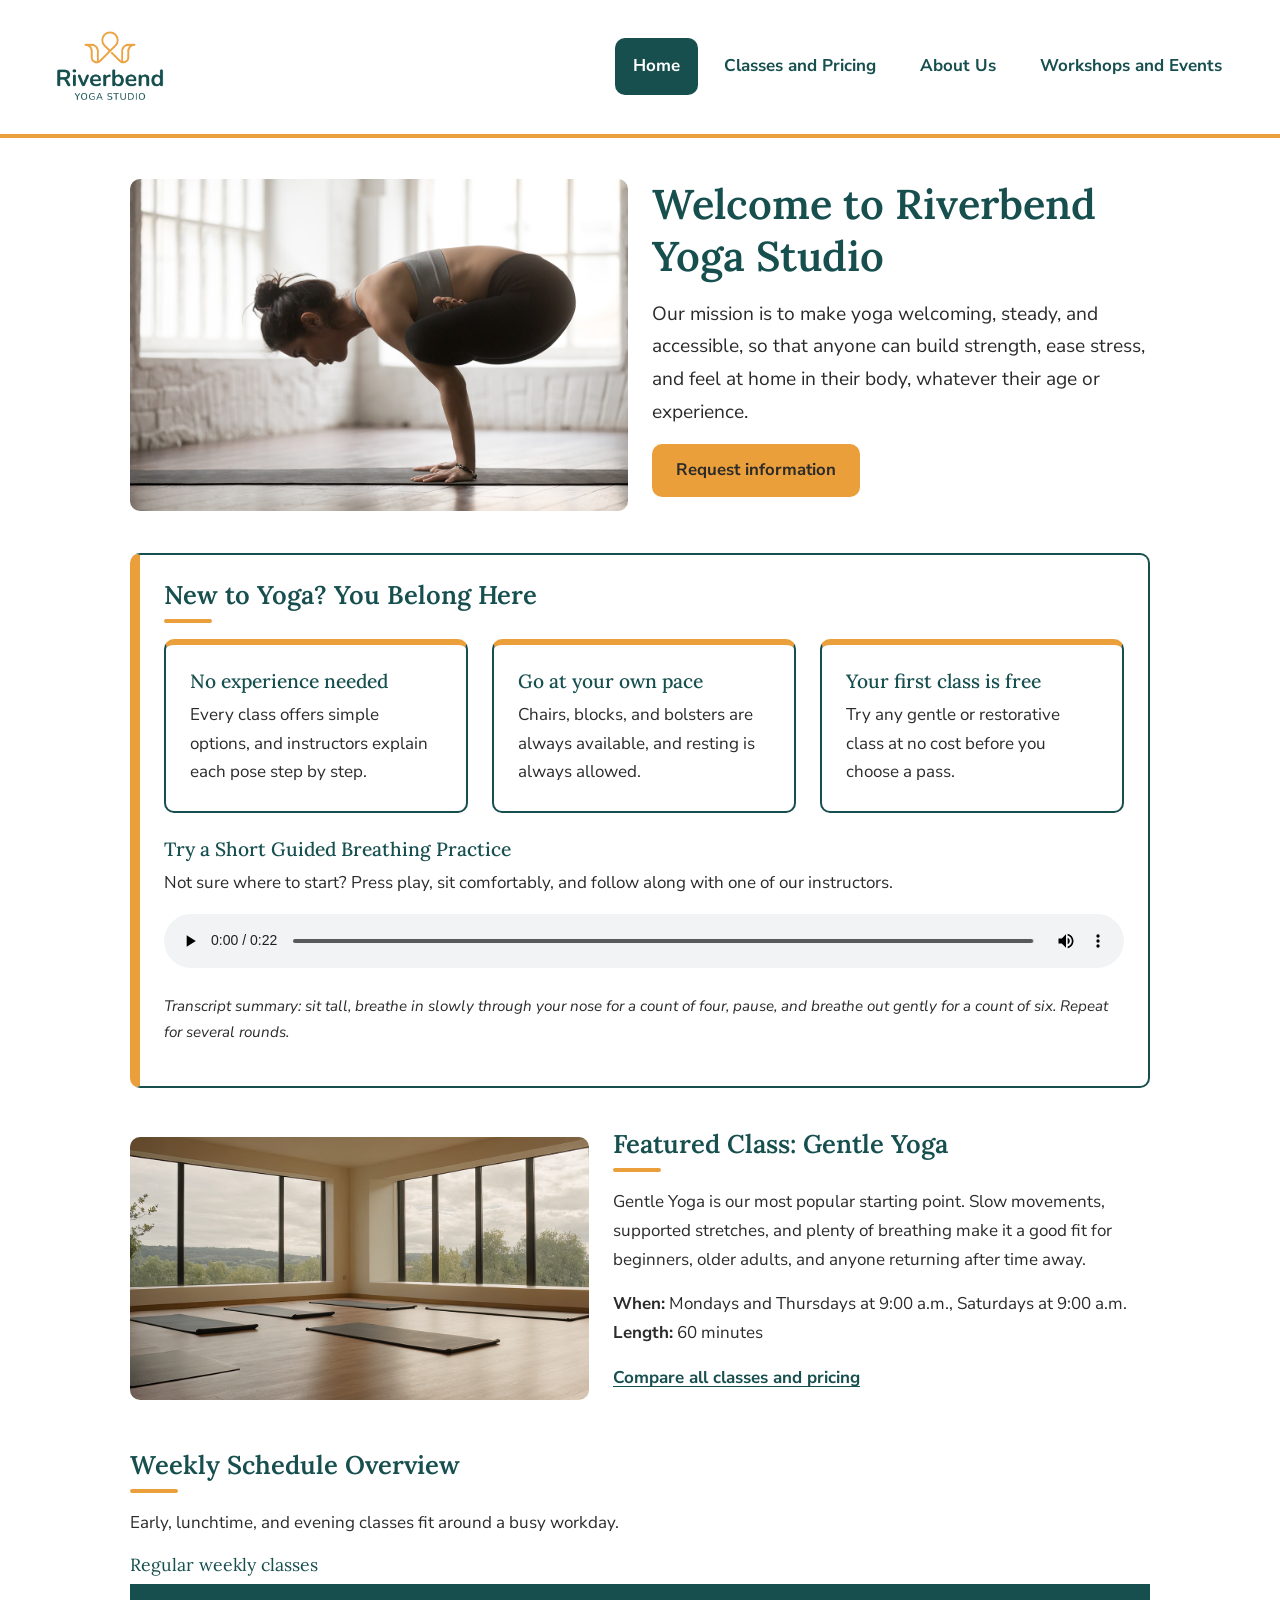
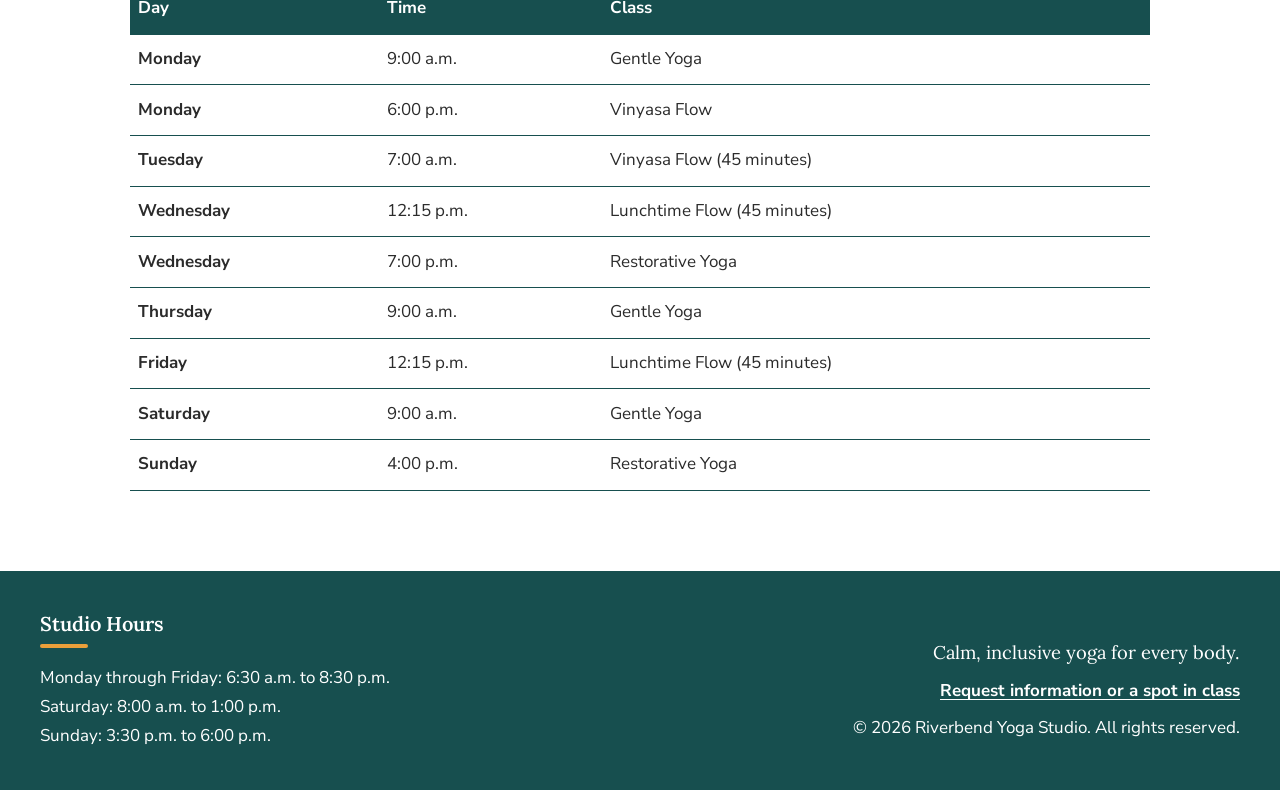
<file: index.html>
<!DOCTYPE html>
<html lang="en">
<head>
  <meta charset="UTF-8">
  <meta name="viewport" content="width=device-width, initial-scale=1.0">
  <meta name="description" content="Riverbend Yoga Studio offers calm, beginner-friendly gentle, vinyasa, and restorative yoga classes for every age and schedule.">
  <title>Home | Riverbend Yoga Studio</title>
  <link rel="preconnect" href="https://fonts.googleapis.com">
  <link rel="preconnect" href="https://fonts.gstatic.com" crossorigin>
  <link rel="stylesheet" href="https://fonts.googleapis.com/css2?family=Lora:wght@500;600&family=Nunito+Sans:wght@400;600;700&display=swap">
  <link rel="stylesheet" href="css/styles.css">
</head>
<body>
  <a class="skip-link" href="#main-content">Skip to main content</a>

  <header class="site-header">
    <a class="brand" href="index.html">
      <img src="images/yoga-logo_c.png" alt="Riverbend Yoga Studio home" width="1872" height="1359">
    </a>
    <nav aria-label="Main navigation">
      <ul>
          <li><a href="index.html" aria-current="page">Home</a></li>
          <li><a href="services.html">Classes and Pricing</a></li>
          <li><a href="about.html">About Us</a></li>
          <li><a href="events.html">Workshops and Events</a></li>
      </ul>
    </nav>
  </header>

  <main id="main-content">
    <section class="hero">
      <picture>
        <source media="(min-width: 768px)" srcset="images/yoga-feature-large_c.png" width="1200" height="800">
        <img src="images/yoga-feature-small_c.png" alt="Yoga student balancing in crow pose on a mat in a sunlit studio" width="800" height="800">
      </picture>
      <div class="hero-text">
        <h1>Welcome to Riverbend Yoga Studio</h1>
        <p class="intro">Our mission is to make yoga welcoming, steady, and accessible, so that anyone can build strength, ease stress, and feel at home in their body, whatever their age or experience.</p>
        <p><a class="button" href="events.html#request-form">Request information</a></p>
      </div>
    </section>

    <section class="panel">
      <h2>New to Yoga? You Belong Here</h2>
      <ul class="card-grid">
        <li class="card"><h3>No experience needed</h3><p>Every class offers simple options, and instructors explain each pose step by step.</p></li>
        <li class="card"><h3>Go at your own pace</h3><p>Chairs, blocks, and bolsters are always available, and resting is always allowed.</p></li>
        <li class="card"><h3>Your first class is free</h3><p>Try any gentle or restorative class at no cost before you choose a pass.</p></li>
      </ul>
      <h3>Try a Short Guided Breathing Practice</h3>
      <p>Not sure where to start? Press play, sit comfortably, and follow along with one of our instructors.</p>
      <audio controls preload="metadata">
        <source src="media/yoga-breathing_c.mp3" type="audio/mpeg">
        <p>Your browser does not support embedded audio. You can <a href="media/yoga-breathing_c.mp3">download the guided breathing audio</a> to listen in another player.</p>
      </audio>
      <p class="note">Transcript summary: sit tall, breathe in slowly through your nose for a count of four, pause, and breathe out gently for a count of six. Repeat for several rounds.</p>
    </section>

    <section class="media-row">
      <img src="images/yoga-studio_c.png" alt="Quiet, bright studio room with yoga mats laid out in front of large windows overlooking trees" width="1200" height="686">
      <div>
        <h2>Featured Class: Gentle Yoga</h2>
        <p>Gentle Yoga is our most popular starting point. Slow movements, supported stretches, and plenty of breathing make it a good fit for beginners, older adults, and anyone returning after time away.</p>
        <p><strong>When:</strong> Mondays and Thursdays at 9:00 a.m., Saturdays at 9:00 a.m.<br><strong>Length:</strong> 60 minutes</p>
        <p><a href="services.html">Compare all classes and pricing</a></p>
      </div>
    </section>

    <section>
      <h2>Weekly Schedule Overview</h2>
      <p>Early, lunchtime, and evening classes fit around a busy workday.</p>
      <div class="table-wrap">
        <table>
          <caption>Regular weekly classes</caption>
          <thead>
            <tr><th scope="col">Day</th><th scope="col">Time</th><th scope="col">Class</th></tr>
          </thead>
          <tbody>
            <tr><th scope="row">Monday</th><td>9:00 a.m.</td><td>Gentle Yoga</td></tr>
            <tr><th scope="row">Monday</th><td>6:00 p.m.</td><td>Vinyasa Flow</td></tr>
            <tr><th scope="row">Tuesday</th><td>7:00 a.m.</td><td>Vinyasa Flow (45 minutes)</td></tr>
            <tr><th scope="row">Wednesday</th><td>12:15 p.m.</td><td>Lunchtime Flow (45 minutes)</td></tr>
            <tr><th scope="row">Wednesday</th><td>7:00 p.m.</td><td>Restorative Yoga</td></tr>
            <tr><th scope="row">Thursday</th><td>9:00 a.m.</td><td>Gentle Yoga</td></tr>
            <tr><th scope="row">Friday</th><td>12:15 p.m.</td><td>Lunchtime Flow (45 minutes)</td></tr>
            <tr><th scope="row">Saturday</th><td>9:00 a.m.</td><td>Gentle Yoga</td></tr>
            <tr><th scope="row">Sunday</th><td>4:00 p.m.</td><td>Restorative Yoga</td></tr>
          </tbody>
        </table>
      </div>
    </section>
  </main>

  <footer class="site-footer">
    <div>
      <h2>Studio Hours</h2>
      <ul>
        <li>Monday through Friday: 6:30 a.m. to 8:30 p.m.</li>
        <li>Saturday: 8:00 a.m. to 1:00 p.m.</li>
        <li>Sunday: 3:30 p.m. to 6:00 p.m.</li>
      </ul>
    </div>
    <div>
      <p class="footer-tagline">Calm, inclusive yoga for every body.</p>
      <p><a href="events.html#request-form">Request information or a spot in class</a></p>
      <p>&copy; 2026 Riverbend Yoga Studio. All rights reserved.</p>
    </div>
  </footer>
</body>
</html>
</file>
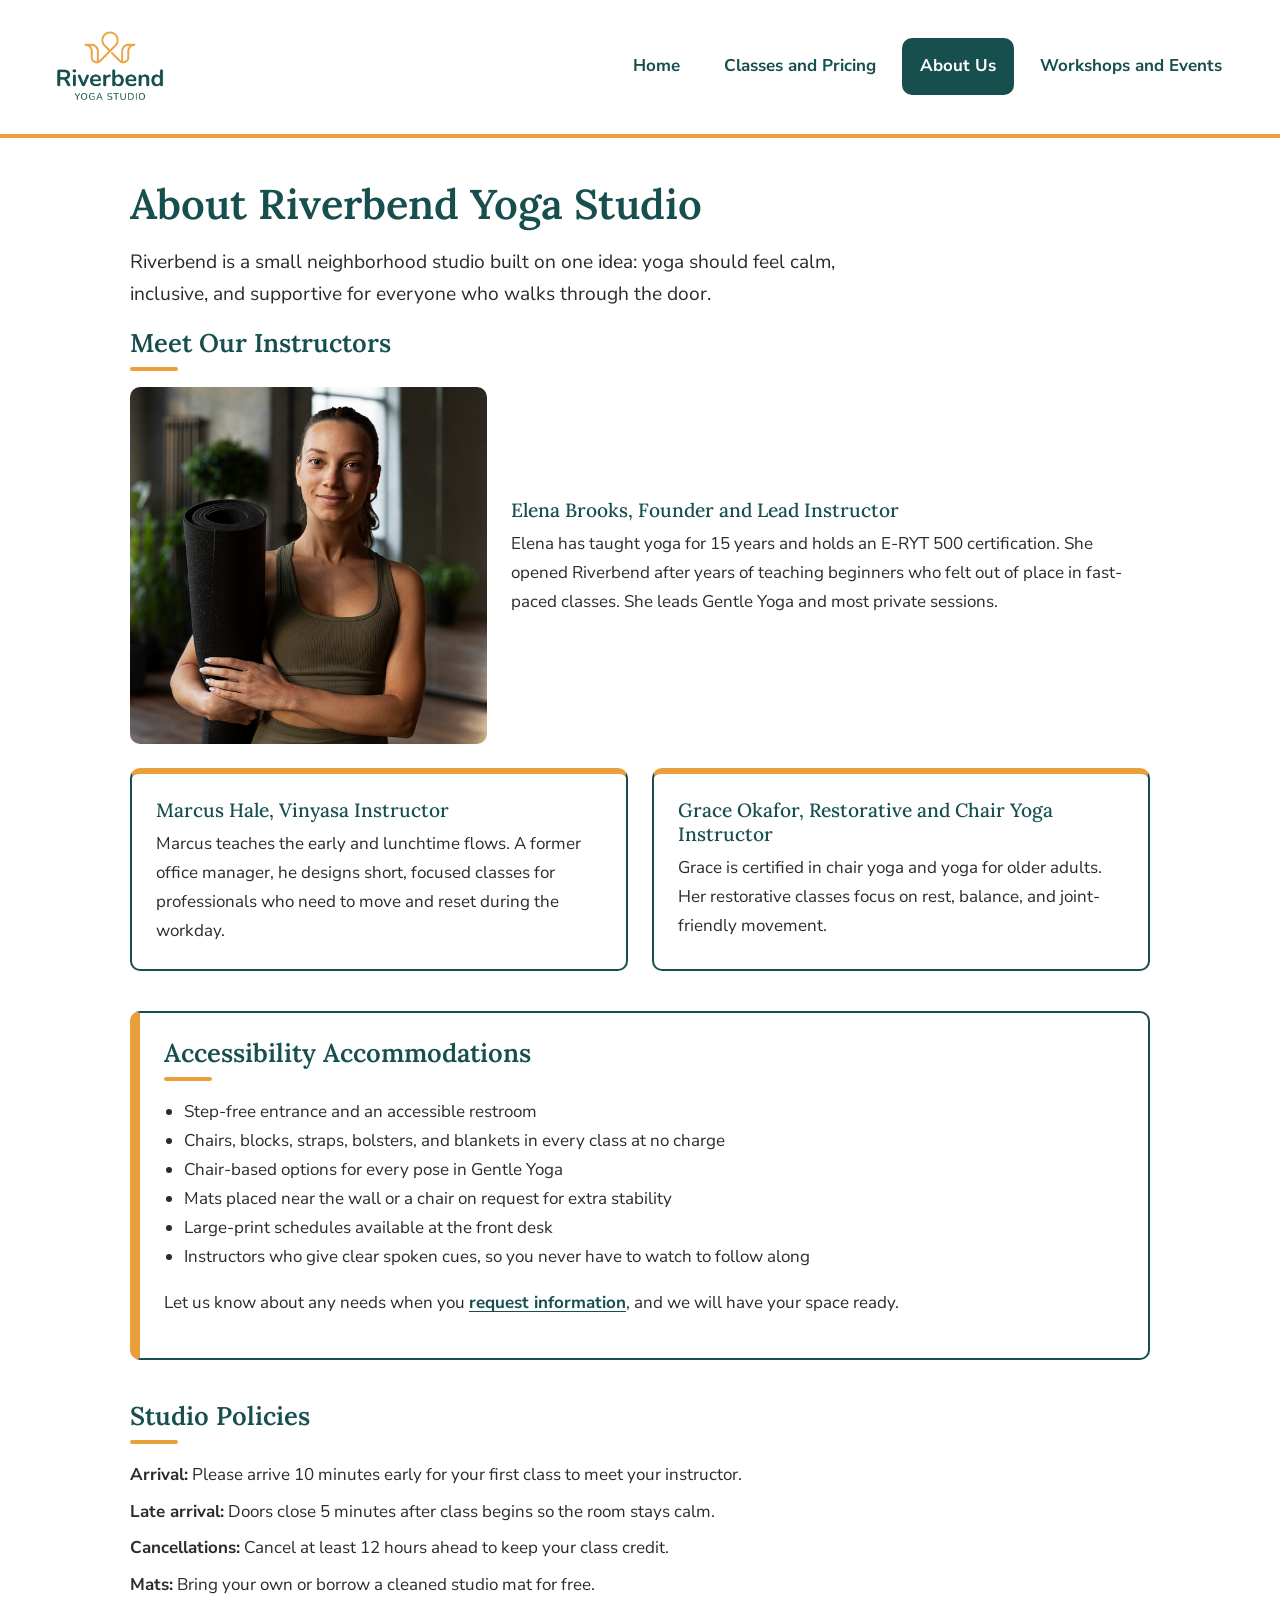
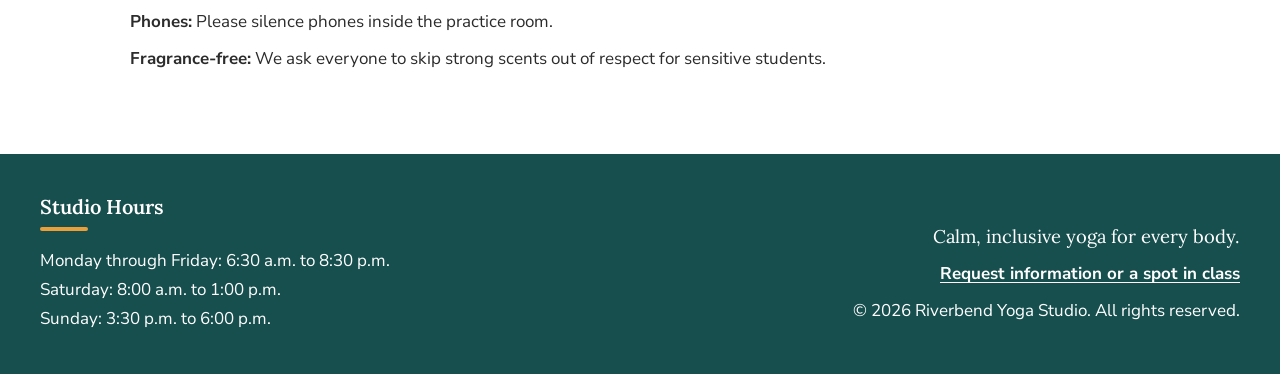
<file: about.html>
<!DOCTYPE html>
<html lang="en">
<head>
  <meta charset="UTF-8">
  <meta name="viewport" content="width=device-width, initial-scale=1.0">
  <meta name="description" content="Meet the Riverbend Yoga Studio instructors and learn about our accessibility accommodations and studio policies.">
  <title>About Us | Riverbend Yoga Studio</title>
  <link rel="preconnect" href="https://fonts.googleapis.com">
  <link rel="preconnect" href="https://fonts.gstatic.com" crossorigin>
  <link rel="stylesheet" href="https://fonts.googleapis.com/css2?family=Lora:wght@500;600&family=Nunito+Sans:wght@400;600;700&display=swap">
  <link rel="stylesheet" href="css/styles.css">
</head>
<body>
  <a class="skip-link" href="#main-content">Skip to main content</a>

  <header class="site-header">
    <a class="brand" href="index.html">
      <img src="images/yoga-logo_c.png" alt="Riverbend Yoga Studio home" width="1872" height="1359">
    </a>
    <nav aria-label="Main navigation">
      <ul>
          <li><a href="index.html">Home</a></li>
          <li><a href="services.html">Classes and Pricing</a></li>
          <li><a href="about.html" aria-current="page">About Us</a></li>
          <li><a href="events.html">Workshops and Events</a></li>
      </ul>
    </nav>
  </header>

  <main id="main-content">
    <h1>About Riverbend Yoga Studio</h1>
    <p class="intro">Riverbend is a small neighborhood studio built on one idea: yoga should feel calm, inclusive, and supportive for everyone who walks through the door.</p>

    <section>
      <h2>Meet Our Instructors</h2>
      <article class="media-row instructor">
        <img src="images/yoga-instructor_c.png" alt="Smiling Riverbend instructor holding a rolled yoga mat in the studio" width="1200" height="1200">
        <div>
          <h3>Elena Brooks, Founder and Lead Instructor</h3>
          <p>Elena has taught yoga for 15 years and holds an E-RYT 500 certification. She opened Riverbend after years of teaching beginners who felt out of place in fast-paced classes. She leads Gentle Yoga and most private sessions.</p>
        </div>
      </article>
      <div class="card-grid">
        <article class="card">
          <h3>Marcus Hale, Vinyasa Instructor</h3>
          <p>Marcus teaches the early and lunchtime flows. A former office manager, he designs short, focused classes for professionals who need to move and reset during the workday.</p>
        </article>
        <article class="card">
          <h3>Grace Okafor, Restorative and Chair Yoga Instructor</h3>
          <p>Grace is certified in chair yoga and yoga for older adults. Her restorative classes focus on rest, balance, and joint-friendly movement.</p>
        </article>
      </div>
    </section>

    <section class="panel">
      <h2>Accessibility Accommodations</h2>
      <ul>
        <li>Step-free entrance and an accessible restroom</li>
        <li>Chairs, blocks, straps, bolsters, and blankets in every class at no charge</li>
        <li>Chair-based options for every pose in Gentle Yoga</li>
        <li>Mats placed near the wall or a chair on request for extra stability</li>
        <li>Large-print schedules available at the front desk</li>
        <li>Instructors who give clear spoken cues, so you never have to watch to follow along</li>
      </ul>
      <p>Let us know about any needs when you <a href="events.html#request-form">request information</a>, and we will have your space ready.</p>
    </section>

    <section>
      <h2>Studio Policies</h2>
      <ul class="policy-list">
        <li><strong>Arrival:</strong> Please arrive 10 minutes early for your first class to meet your instructor.</li>
        <li><strong>Late arrival:</strong> Doors close 5 minutes after class begins so the room stays calm.</li>
        <li><strong>Cancellations:</strong> Cancel at least 12 hours ahead to keep your class credit.</li>
        <li><strong>Mats:</strong> Bring your own or borrow a cleaned studio mat for free.</li>
        <li><strong>Phones:</strong> Please silence phones inside the practice room.</li>
        <li><strong>Fragrance-free:</strong> We ask everyone to skip strong scents out of respect for sensitive students.</li>
      </ul>
    </section>
  </main>

  <footer class="site-footer">
    <div>
      <h2>Studio Hours</h2>
      <ul>
        <li>Monday through Friday: 6:30 a.m. to 8:30 p.m.</li>
        <li>Saturday: 8:00 a.m. to 1:00 p.m.</li>
        <li>Sunday: 3:30 p.m. to 6:00 p.m.</li>
      </ul>
    </div>
    <div>
      <p class="footer-tagline">Calm, inclusive yoga for every body.</p>
      <p><a href="events.html#request-form">Request information or a spot in class</a></p>
      <p>&copy; 2026 Riverbend Yoga Studio. All rights reserved.</p>
    </div>
  </footer>
</body>
</html>
</file>
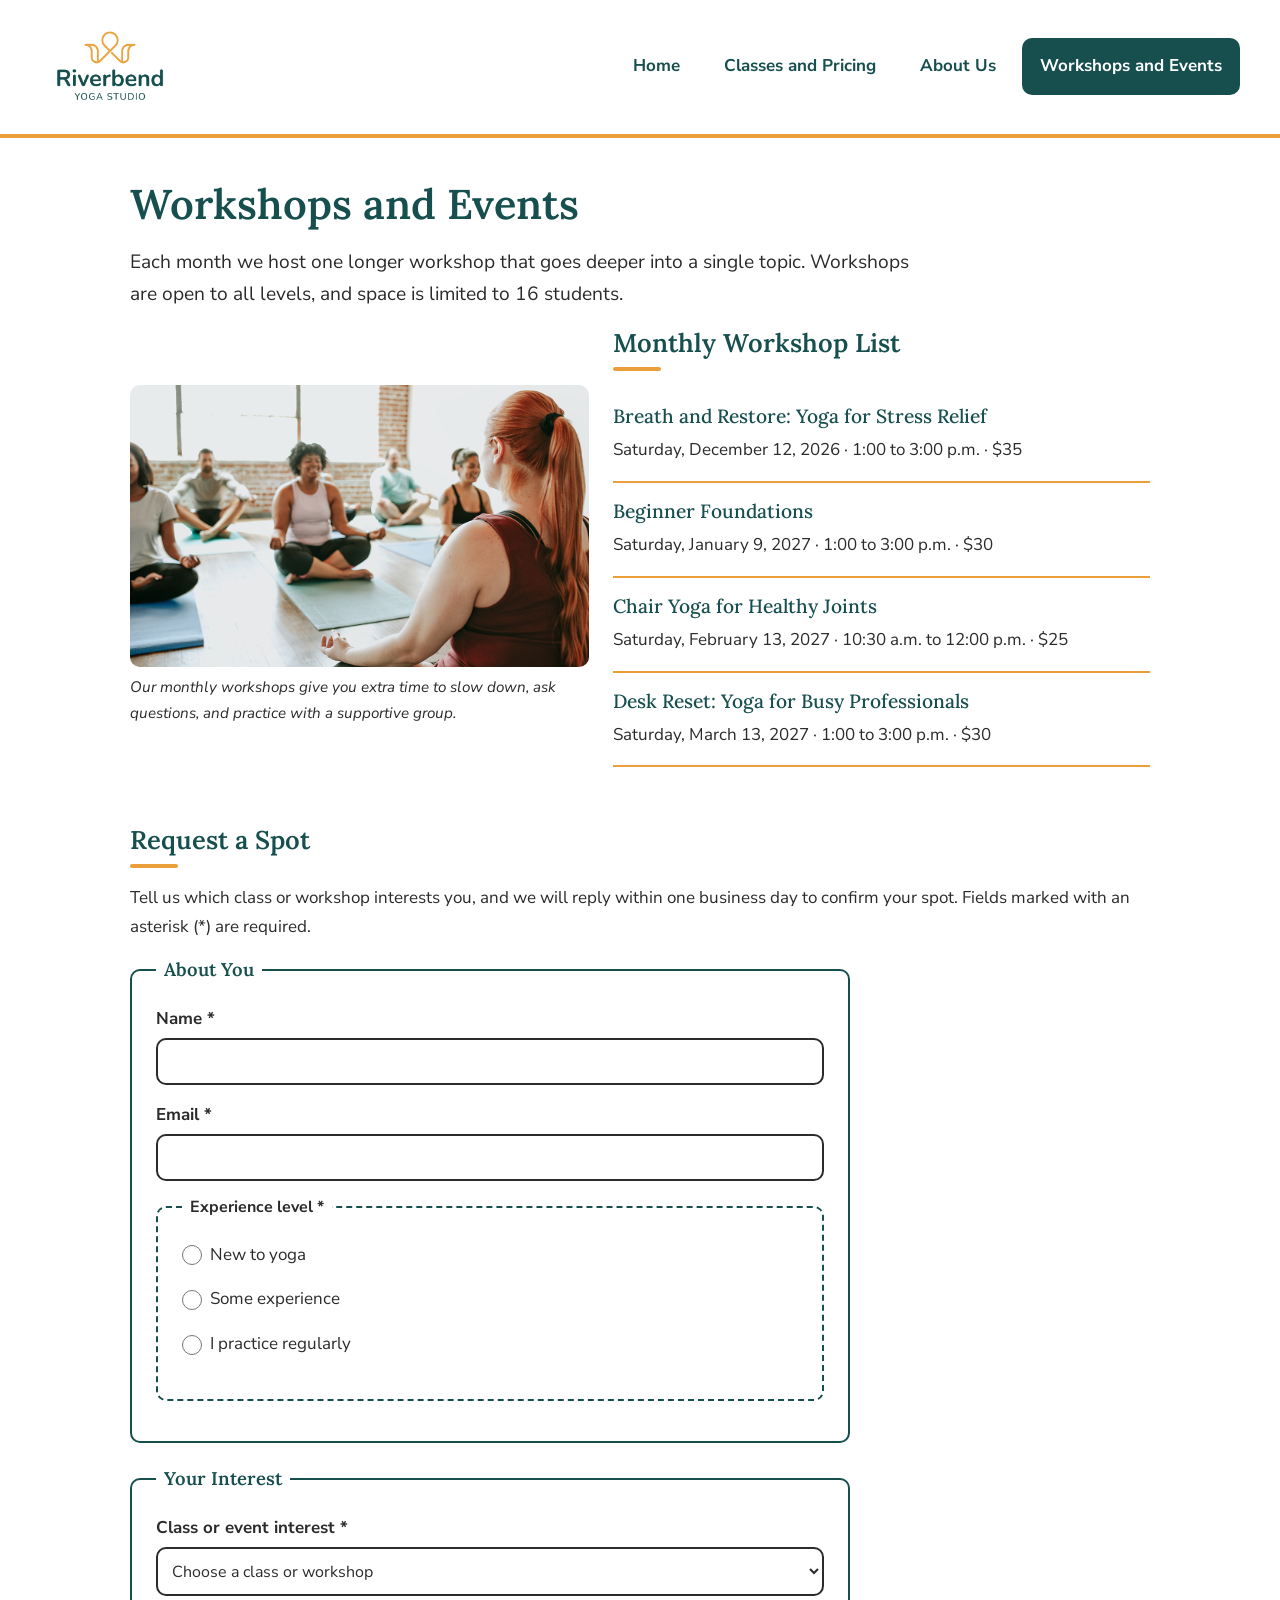
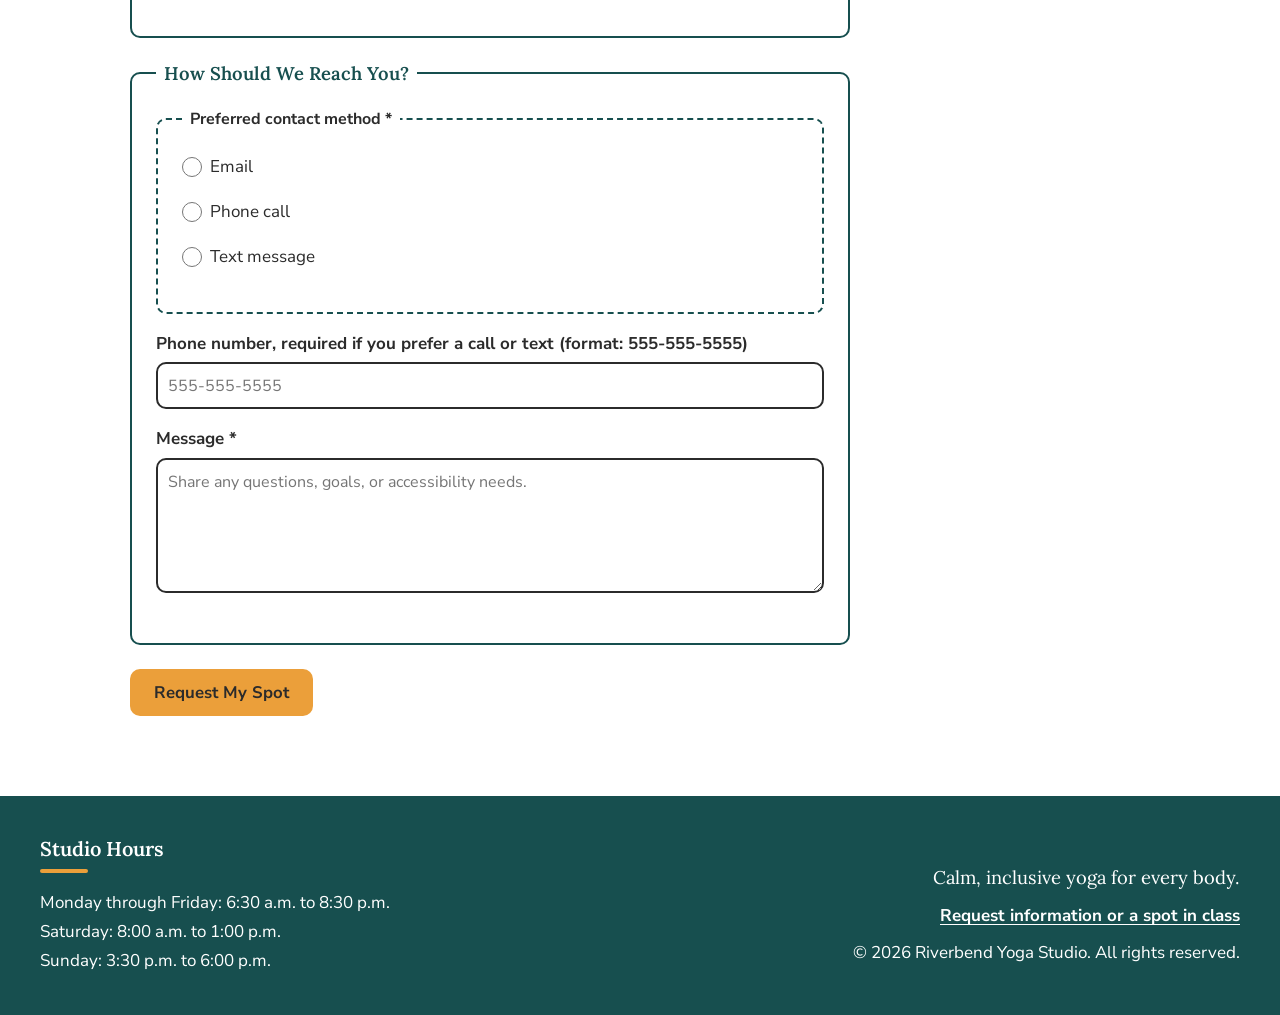
<file: events.html>
<!DOCTYPE html>
<html lang="en">
<head>
  <meta charset="UTF-8">
  <meta name="viewport" content="width=device-width, initial-scale=1.0">
  <meta name="description" content="See Riverbend Yoga Studio's monthly workshops and request a spot in a class or event.">
  <title>Workshops and Events | Riverbend Yoga Studio</title>
  <link rel="preconnect" href="https://fonts.googleapis.com">
  <link rel="preconnect" href="https://fonts.gstatic.com" crossorigin>
  <link rel="stylesheet" href="https://fonts.googleapis.com/css2?family=Lora:wght@500;600&family=Nunito+Sans:wght@400;600;700&display=swap">
  <link rel="stylesheet" href="css/styles.css">
  <script src="js/main.js" defer></script>
</head>
<body>
  <a class="skip-link" href="#main-content">Skip to main content</a>

  <header class="site-header">
    <a class="brand" href="index.html">
      <img src="images/yoga-logo_c.png" alt="Riverbend Yoga Studio home" width="1872" height="1359">
    </a>
    <nav aria-label="Main navigation">
      <ul>
          <li><a href="index.html">Home</a></li>
          <li><a href="services.html">Classes and Pricing</a></li>
          <li><a href="about.html">About Us</a></li>
          <li><a href="events.html" aria-current="page">Workshops and Events</a></li>
      </ul>
    </nav>
  </header>

  <main id="main-content">
    <h1>Workshops and Events</h1>
    <p class="intro">Each month we host one longer workshop that goes deeper into a single topic. Workshops are open to all levels, and space is limited to 16 students.</p>

    <section class="media-row">
      <figure>
        <img src="images/yoga-workshop_c.png" alt="Instructor leading a seated meditation for a diverse group of students on mats" width="1200" height="737">
        <figcaption>Our monthly workshops give you extra time to slow down, ask questions, and practice with a supportive group.</figcaption>
      </figure>
      <div>
        <h2>Monthly Workshop List</h2>
        <ul class="event-list">
          <li><h3>Breath and Restore: Yoga for Stress Relief</h3><p>Saturday, December 12, 2026 &middot; 1:00 to 3:00 p.m. &middot; $35</p></li>
          <li><h3>Beginner Foundations</h3><p>Saturday, January 9, 2027 &middot; 1:00 to 3:00 p.m. &middot; $30</p></li>
          <li><h3>Chair Yoga for Healthy Joints</h3><p>Saturday, February 13, 2027 &middot; 10:30 a.m. to 12:00 p.m. &middot; $25</p></li>
          <li><h3>Desk Reset: Yoga for Busy Professionals</h3><p>Saturday, March 13, 2027 &middot; 1:00 to 3:00 p.m. &middot; $30</p></li>
        </ul>
      </div>
    </section>

    <section id="request-form">
      <h2>Request a Spot</h2>
      <p>Tell us which class or workshop interests you, and we will reply within one business day to confirm your spot. Fields marked with an asterisk (*) are required.</p>
      <p id="saved-details-note" class="saved-note" hidden>Welcome back, <span id="returning-name"></span>. We filled in your contact details from your last request. <button type="button" id="forget-details" class="button-secondary">Clear my saved details</button></p>
      <p id="form-status" class="form-status" role="status" tabindex="-1"></p>
      <form id="request-spot-form" class="request-form" action="#" method="post">
        <fieldset>
          <legend>About You</legend>
          <p>
            <label for="full-name">Name *</label>
            <input type="text" id="full-name" name="full-name" aria-describedby="full-name-error" autocomplete="name" required minlength="2" maxlength="60">
            <span id="full-name-error" class="error-message" hidden></span>
          </p>
          <p>
            <label for="email">Email *</label>
            <input type="email" id="email" name="email" aria-describedby="email-error" autocomplete="email" required>
            <span id="email-error" class="error-message" hidden></span>
          </p>
          <fieldset id="experience-group" class="choice-group" aria-describedby="experience-error">
            <legend>Experience level *</legend>
            <p class="choice">
              <input type="radio" id="level-new" name="experience" value="new" required>
              <label for="level-new">New to yoga</label>
            </p>
            <p class="choice">
              <input type="radio" id="level-some" name="experience" value="some">
              <label for="level-some">Some experience</label>
            </p>
            <p class="choice">
              <input type="radio" id="level-regular" name="experience" value="regular">
              <label for="level-regular">I practice regularly</label>
            </p>
            <p id="experience-error" class="error-message" hidden></p>
          </fieldset>
        </fieldset>

        <fieldset>
          <legend>Your Interest</legend>
          <p>
            <label for="interest">Class or event interest *</label>
            <select id="interest" name="interest" required aria-describedby="interest-error">
              <option value="">Choose a class or workshop</option>
              <optgroup label="Classes">
                <option value="gentle">Gentle Yoga</option>
                <option value="vinyasa">Vinyasa Flow</option>
                <option value="restorative">Restorative Yoga</option>
                <option value="private">Private Session</option>
              </optgroup>
              <optgroup label="Workshops">
                <option value="breath-restore">Breath and Restore (December 12)</option>
                <option value="foundations">Beginner Foundations (January 9)</option>
                <option value="chair-yoga">Chair Yoga for Healthy Joints (February 13)</option>
                <option value="desk-reset">Desk Reset (March 13)</option>
              </optgroup>
            </select>
            <span id="interest-error" class="error-message" hidden></span>
          </p>
        </fieldset>

        <fieldset>
          <legend>How Should We Reach You?</legend>
          <fieldset id="contact-method-group" class="choice-group" aria-describedby="contact-method-error">
            <legend>Preferred contact method *</legend>
            <p class="choice">
              <input type="radio" id="contact-email" name="contact-method" value="email" required>
              <label for="contact-email">Email</label>
            </p>
            <p class="choice">
              <input type="radio" id="contact-phone" name="contact-method" value="phone">
              <label for="contact-phone">Phone call</label>
            </p>
            <p class="choice">
              <input type="radio" id="contact-text" name="contact-method" value="text">
              <label for="contact-text">Text message</label>
            </p>
            <p id="contact-method-error" class="error-message" hidden></p>
          </fieldset>
          <p>
            <label for="phone">Phone number, required if you prefer a call or text (format: 555-555-5555)</label>
            <input type="tel" id="phone" name="phone" aria-describedby="phone-error" autocomplete="tel" pattern="[0-9]{3}-[0-9]{3}-[0-9]{4}" placeholder="555-555-5555" title="Enter a 10-digit phone number in the format 555-555-5555">
            <span id="phone-error" class="error-message" hidden></span>
          </p>
          <p>
            <label for="message">Message *</label>
            <textarea id="message" name="message" aria-describedby="message-error" rows="5" cols="40" required minlength="10" maxlength="500" placeholder="Share any questions, goals, or accessibility needs."></textarea>
            <span id="message-error" class="error-message" hidden></span>
          </p>
        </fieldset>

        <button type="submit">Request My Spot</button>
      </form>
    </section>
  </main>

  <footer class="site-footer">
    <div>
      <h2>Studio Hours</h2>
      <ul>
        <li>Monday through Friday: 6:30 a.m. to 8:30 p.m.</li>
        <li>Saturday: 8:00 a.m. to 1:00 p.m.</li>
        <li>Sunday: 3:30 p.m. to 6:00 p.m.</li>
      </ul>
    </div>
    <div>
      <p class="footer-tagline">Calm, inclusive yoga for every body.</p>
      <p><a href="events.html#request-form">Request information or a spot in class</a></p>
      <p>&copy; 2026 Riverbend Yoga Studio. All rights reserved.</p>
    </div>
  </footer>
</body>
</html>
</file>
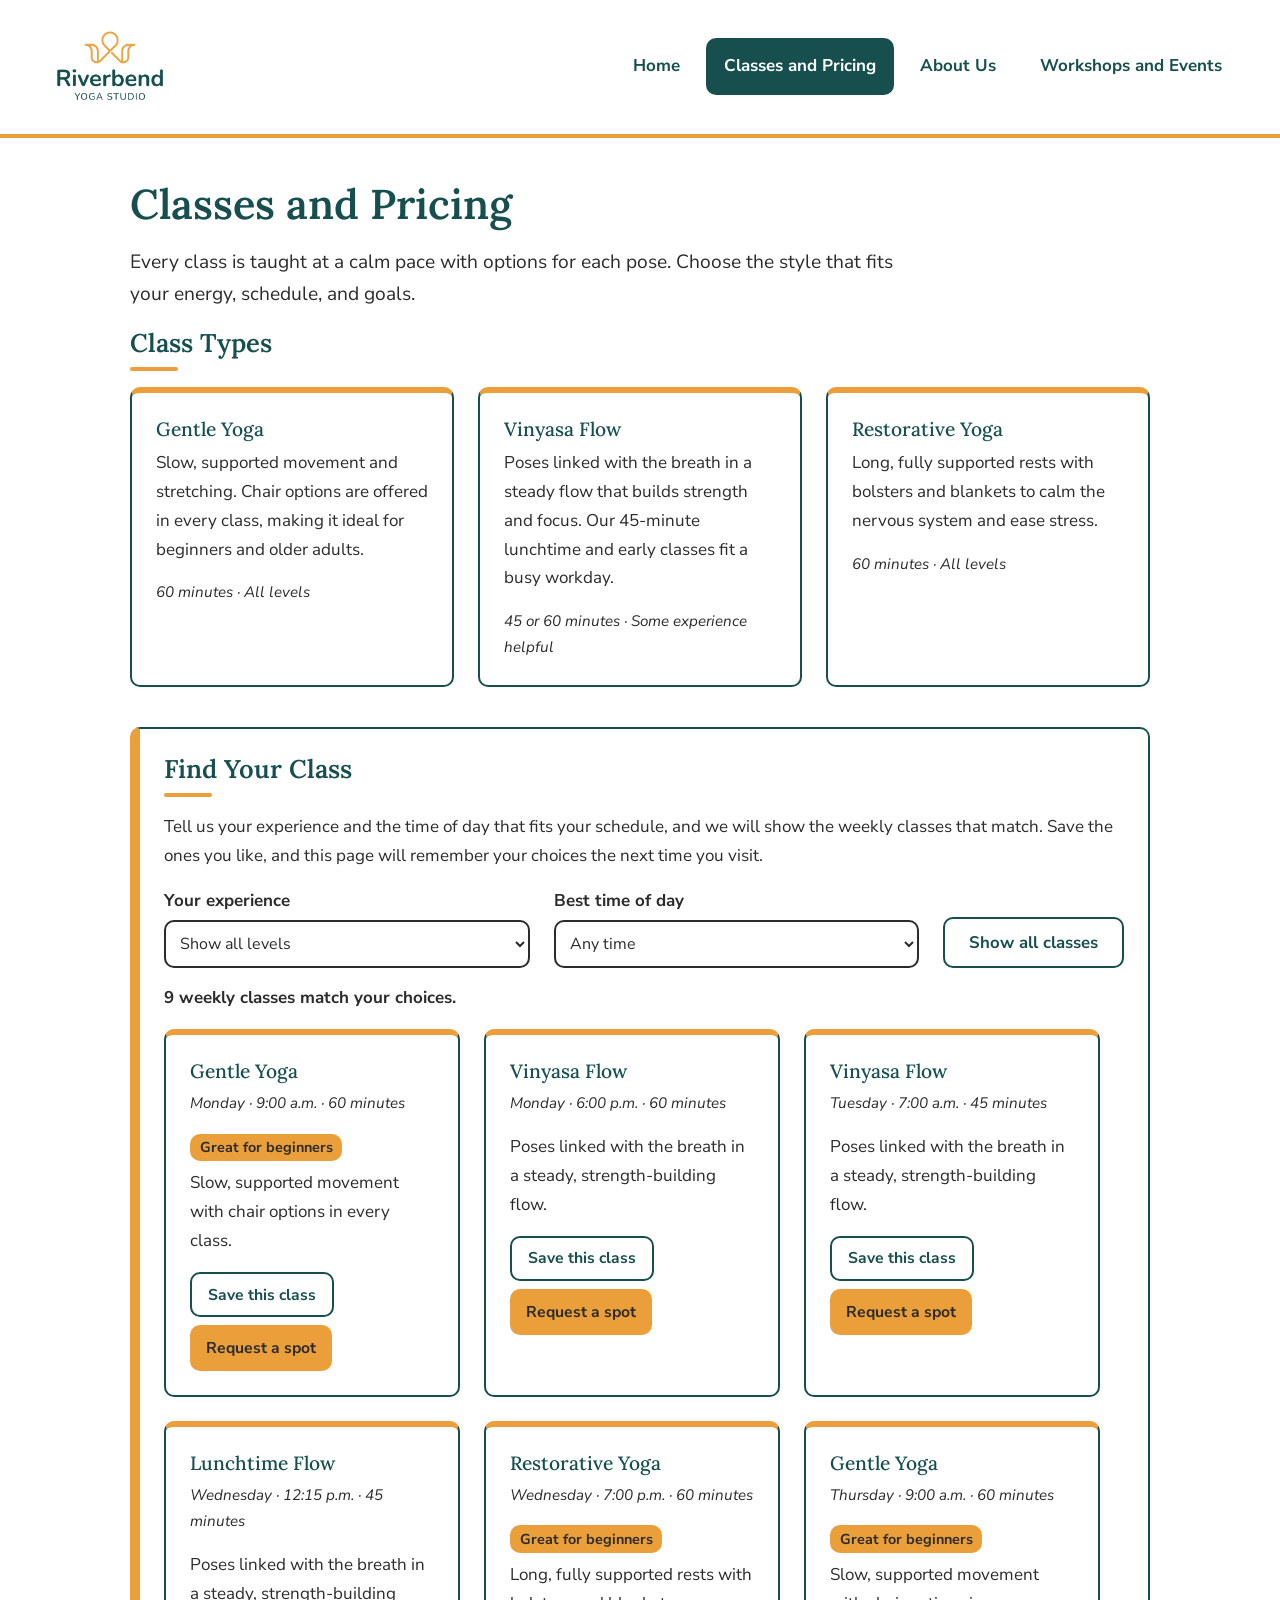
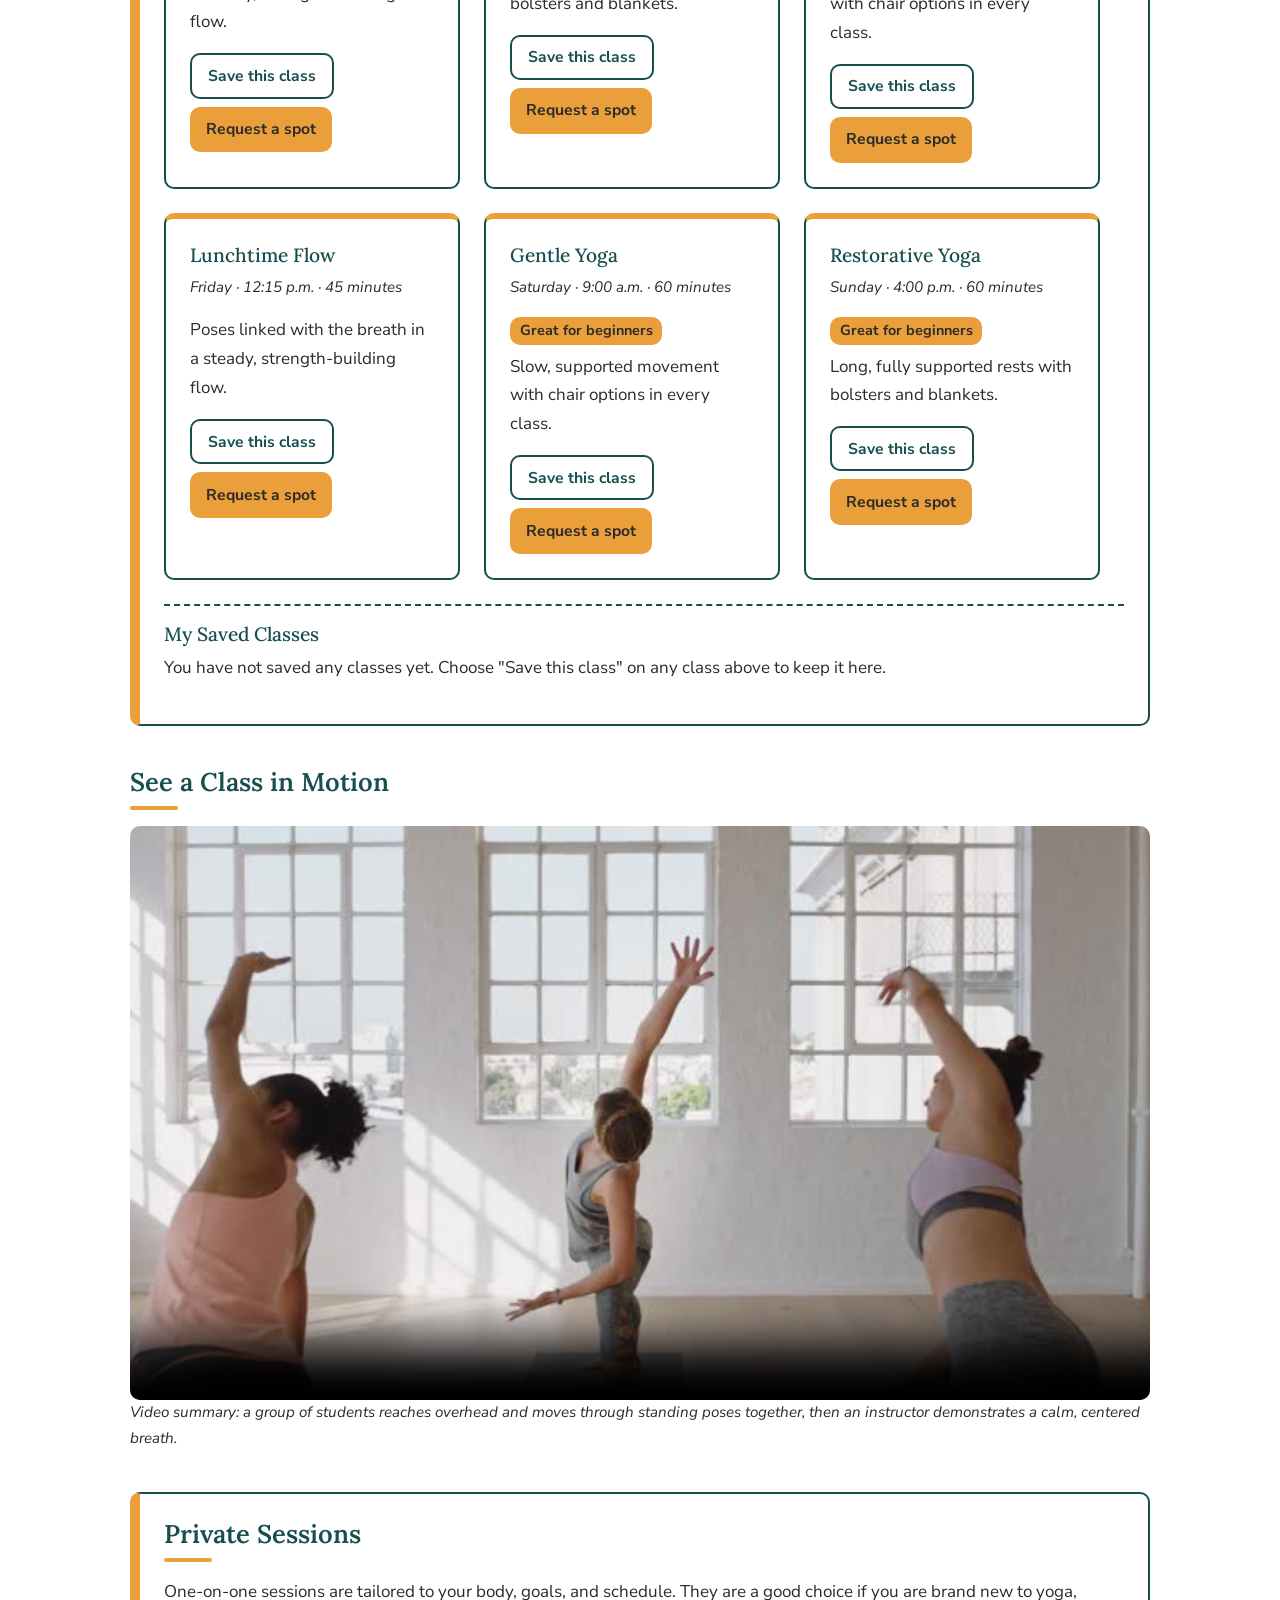
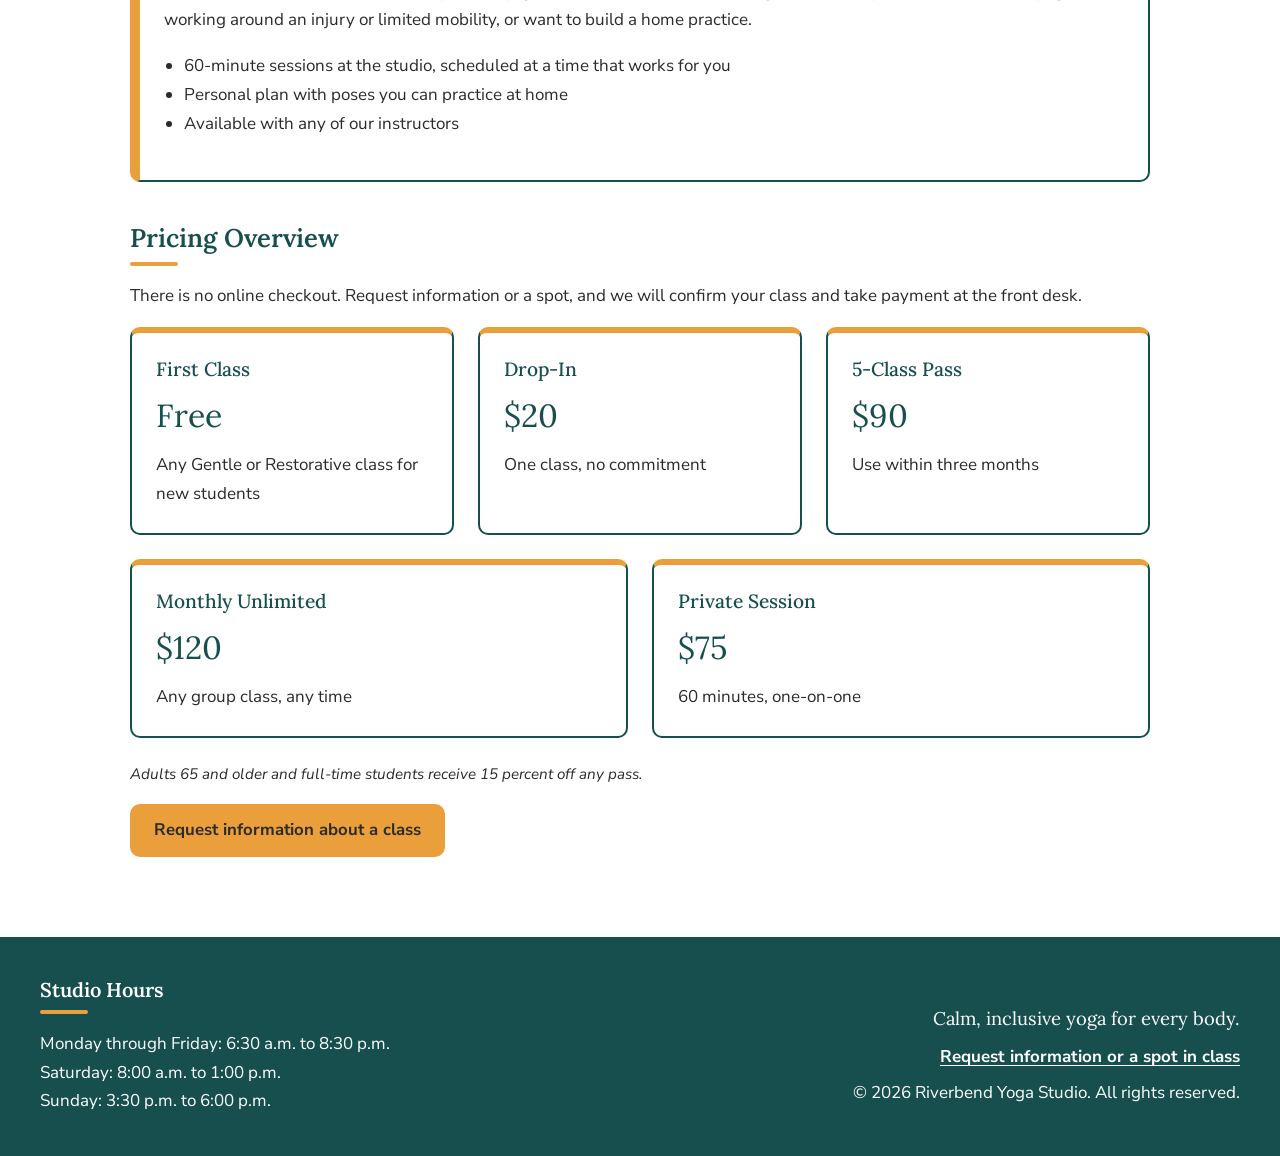
<file: services.html>
<!DOCTYPE html>
<html lang="en">
<head>
  <meta charset="UTF-8">
  <meta name="viewport" content="width=device-width, initial-scale=1.0">
  <meta name="description" content="Compare gentle, vinyasa, and restorative yoga classes, private sessions, and pricing at Riverbend Yoga Studio.">
  <title>Classes and Pricing | Riverbend Yoga Studio</title>
  <link rel="preconnect" href="https://fonts.googleapis.com">
  <link rel="preconnect" href="https://fonts.gstatic.com" crossorigin>
  <link rel="stylesheet" href="https://fonts.googleapis.com/css2?family=Lora:wght@500;600&family=Nunito+Sans:wght@400;600;700&display=swap">
  <link rel="stylesheet" href="css/styles.css">
  <script src="js/main.js" defer></script>
</head>
<body>
  <a class="skip-link" href="#main-content">Skip to main content</a>

  <header class="site-header">
    <a class="brand" href="index.html">
      <img src="images/yoga-logo_c.png" alt="Riverbend Yoga Studio home" width="1872" height="1359">
    </a>
    <nav aria-label="Main navigation">
      <ul>
          <li><a href="index.html">Home</a></li>
          <li><a href="services.html" aria-current="page">Classes and Pricing</a></li>
          <li><a href="about.html">About Us</a></li>
          <li><a href="events.html">Workshops and Events</a></li>
      </ul>
    </nav>
  </header>

  <main id="main-content">
    <h1>Classes and Pricing</h1>
    <p class="intro">Every class is taught at a calm pace with options for each pose. Choose the style that fits your energy, schedule, and goals.</p>

    <section>
      <h2>Class Types</h2>
      <div class="card-grid">
        <article class="card">
          <h3>Gentle Yoga</h3>
          <p>Slow, supported movement and stretching. Chair options are offered in every class, making it ideal for beginners and older adults.</p>
          <p class="meta">60 minutes &middot; All levels</p>
        </article>
        <article class="card">
          <h3>Vinyasa Flow</h3>
          <p>Poses linked with the breath in a steady flow that builds strength and focus. Our 45-minute lunchtime and early classes fit a busy workday.</p>
          <p class="meta">45 or 60 minutes &middot; Some experience helpful</p>
        </article>
        <article class="card">
          <h3>Restorative Yoga</h3>
          <p>Long, fully supported rests with bolsters and blankets to calm the nervous system and ease stress.</p>
          <p class="meta">60 minutes &middot; All levels</p>
        </article>
      </div>
    </section>

    <section id="class-finder" class="panel finder">
      <h2>Find Your Class</h2>
      <p>Tell us your experience and the time of day that fits your schedule, and we will show the weekly classes that match. Save the ones you like, and this page will remember your choices the next time you visit.</p>
      <form id="finder-form" class="finder-controls">
        <p>
          <label for="finder-level">Your experience</label>
          <select id="finder-level" name="level">
            <option value="any">Show all levels</option>
            <option value="new">New to yoga</option>
            <option value="some">Some experience</option>
            <option value="regular">I practice regularly</option>
          </select>
        </p>
        <p>
          <label for="finder-time">Best time of day</label>
          <select id="finder-time" name="period">
            <option value="any">Any time</option>
            <option value="morning">Morning (before noon)</option>
            <option value="midday">Lunchtime</option>
            <option value="evening">Late afternoon or evening</option>
          </select>
        </p>
        <p>
          <button type="button" id="finder-reset" class="button-secondary">Show all classes</button>
        </p>
      </form>
      <p id="finder-count" class="finder-count" aria-live="polite"></p>
      <ul id="finder-results" class="card-grid finder-results"></ul>
      <noscript><p>Turn on JavaScript to use the class finder, or see the full weekly schedule on the <a href="index.html">Home page</a>.</p></noscript>
      <div class="saved-classes">
        <h3>My Saved Classes</h3>
        <p id="saved-empty">You have not saved any classes yet. Choose "Save this class" on any class above to keep it here.</p>
        <ul id="saved-list"></ul>
      </div>
    </section>

    <section>
      <h2>See a Class in Motion</h2>
      <video controls width="1920" height="1080" preload="metadata" poster="images/yoga-preview-check.jpg">
        <source src="media/yoga-intro_c.mp4" type="video/mp4">
        <p>Your browser does not support embedded video. This short video shows students moving through standing poses in a bright studio. You can <a href="media/yoga-intro_c.mp4">download the class preview video</a> to watch it in another player.</p>
      </video>
      <p class="note">Video summary: a group of students reaches overhead and moves through standing poses together, then an instructor demonstrates a calm, centered breath.</p>
    </section>

    <section class="panel">
      <h2>Private Sessions</h2>
      <p>One-on-one sessions are tailored to your body, goals, and schedule. They are a good choice if you are brand new to yoga, working around an injury or limited mobility, or want to build a home practice.</p>
      <ul>
        <li>60-minute sessions at the studio, scheduled at a time that works for you</li>
        <li>Personal plan with poses you can practice at home</li>
        <li>Available with any of our instructors</li>
      </ul>
    </section>

    <section>
      <h2>Pricing Overview</h2>
      <p>There is no online checkout. Request information or a spot, and we will confirm your class and take payment at the front desk.</p>
      <ul class="card-grid price-grid">
        <li class="card"><h3>First Class</h3><p class="price">Free</p><p>Any Gentle or Restorative class for new students</p></li>
        <li class="card"><h3>Drop-In</h3><p class="price">$20</p><p>One class, no commitment</p></li>
        <li class="card"><h3>5-Class Pass</h3><p class="price">$90</p><p>Use within three months</p></li>
        <li class="card"><h3>Monthly Unlimited</h3><p class="price">$120</p><p>Any group class, any time</p></li>
        <li class="card"><h3>Private Session</h3><p class="price">$75</p><p>60 minutes, one-on-one</p></li>
      </ul>
      <p class="note">Adults 65 and older and full-time students receive 15 percent off any pass.</p>
      <p><a class="button" href="events.html#request-form">Request information about a class</a></p>
    </section>
  </main>

  <footer class="site-footer">
    <div>
      <h2>Studio Hours</h2>
      <ul>
        <li>Monday through Friday: 6:30 a.m. to 8:30 p.m.</li>
        <li>Saturday: 8:00 a.m. to 1:00 p.m.</li>
        <li>Sunday: 3:30 p.m. to 6:00 p.m.</li>
      </ul>
    </div>
    <div>
      <p class="footer-tagline">Calm, inclusive yoga for every body.</p>
      <p><a href="events.html#request-form">Request information or a spot in class</a></p>
      <p>&copy; 2026 Riverbend Yoga Studio. All rights reserved.</p>
    </div>
  </footer>
</body>
</html>
</file>
<file: css/styles.css>
/* ==========================================================
   Riverbend Yoga Studio - shared stylesheet
   Mobile-first: base styles target small screens, and the
   media queries at the bottom adjust the layout for larger ones.
   ========================================================== */

/* ---------- Design tokens: 4 colors, 2 font families ---------- */
:root {
  --color-teal: #174F4F;      /* primary: logo teal, headings, links, footer */
  --color-gold: #EB9F3A;      /* accent: logo gold, buttons, highlights */
  --color-white: #FFFFFF;     /* background, text on teal */
  --color-charcoal: #2B2B2B;  /* body text, text on gold */

  --font-heading: "Lora", Georgia, serif;
  --font-body: "Nunito Sans", Arial, sans-serif;

  --space-xs: 0.5rem;
  --space-sm: 1rem;
  --space-md: 1.5rem;
  --space-lg: 2.5rem;
  --radius: 10px;
}

/* ---------- Base ---------- */
*,
*::before,
*::after {
  box-sizing: border-box;
}

body {
  margin: 0;
  background-color: var(--color-white);
  color: var(--color-charcoal);
  font-family: var(--font-body);
  font-size: 1.0625rem;
  line-height: 1.7;
}

img,
video {
  display: block;
  max-width: 100%;
  height: auto;
  border-radius: var(--radius);
}

audio {
  width: 100%;
  margin-bottom: var(--space-sm);
}

/* ---------- Typography and hierarchy ---------- */
h1,
h2,
h3,
legend,
caption {
  font-family: var(--font-heading);
  color: var(--color-teal);
  line-height: 1.25;
}

h1 {
  font-size: 2rem;
  font-weight: 600;
  margin: 0 0 var(--space-sm);
}

h2 {
  font-size: 1.6rem;
  font-weight: 600;
  margin: 0 0 var(--space-sm);
}

h2::after {
  content: "";
  display: block;
  width: 3rem;
  height: 4px;
  margin-top: var(--space-xs);
  background-color: var(--color-gold);
  border-radius: 2px;
}

h3 {
  font-size: 1.2rem;
  font-weight: 500;
  margin: 0 0 var(--space-xs);
}

p {
  margin: 0 0 var(--space-sm);
}

.intro {
  font-size: 1.2rem;
  max-width: 65ch;
}

.note,
.meta {
  font-size: 0.95rem;
  font-style: italic;
}

a {
  color: var(--color-teal);
  font-weight: 700;
  text-underline-offset: 3px;
}

a:hover {
  text-decoration-color: var(--color-gold);
  text-decoration-thickness: 3px;
}

a:focus-visible,
button:focus-visible,
input:focus-visible,
select:focus-visible,
textarea:focus-visible {
  outline: 3px solid var(--color-gold);
  outline-offset: 2px;
}

/* ---------- Skip link (hidden until keyboard focus) ---------- */
.skip-link {
  position: absolute;
  left: var(--space-sm);
  top: -4rem;
  padding: var(--space-xs) var(--space-sm);
  background-color: var(--color-gold);
  color: var(--color-charcoal);
  border-radius: var(--radius);
  z-index: 10;
}

.skip-link:focus {
  top: var(--space-sm);
}

/* ---------- Header and navigation ---------- */
.site-header {
  display: flex;
  flex-direction: column;
  align-items: center;
  gap: var(--space-sm);
  padding: var(--space-sm);
  background-color: var(--color-white);
  border-bottom: 4px solid var(--color-gold);
}

.brand img {
  width: 160px;
  border-radius: 0;
}

nav {
  width: 100%;
}

nav ul {
  display: flex;
  flex-direction: column;
  gap: var(--space-xs);
  margin: 0;
  padding: 0;
  list-style: none;
}

nav a {
  display: block;
  padding: 0.75rem var(--space-sm);
  min-height: 44px;
  text-align: center;
  text-decoration: none;
  border: 2px solid var(--color-teal);
  border-radius: var(--radius);
}

nav a:hover {
  background-color: var(--color-teal);
  color: var(--color-white);
}

nav a[aria-current="page"] {
  background-color: var(--color-teal);
  color: var(--color-white);
}

/* ---------- Main content and sections ---------- */
main {
  max-width: 1100px;
  margin: 0 auto;
  padding: var(--space-lg) var(--space-sm);
}

section {
  margin-bottom: var(--space-lg);
}

section ul {
  padding-left: 1.25rem;
}

.panel {
  padding: var(--space-md);
  border: 2px solid var(--color-teal);
  border-left: 10px solid var(--color-gold);
  border-radius: var(--radius);
}

.hero,
.media-row {
  display: flex;
  flex-direction: column;
  gap: var(--space-md);
}

.media-row + .card-grid {
  margin-top: var(--space-md);
}

/* ---------- Cards ---------- */
.card-grid {
  display: flex;
  flex-direction: column;
  gap: var(--space-md);
  margin: 0 0 var(--space-md);
  padding: 0;
  list-style: none;
}

.card {
  flex: 1 1 100%;
  padding: var(--space-md);
  background-color: var(--color-white);
  border: 2px solid var(--color-teal);
  border-top: 6px solid var(--color-gold);
  border-radius: var(--radius);
}

.card p:last-child {
  margin-bottom: 0;
}

.price {
  font-family: var(--font-heading);
  font-size: 2rem;
  color: var(--color-teal);
  margin-bottom: var(--space-xs);
}

figure {
  margin: 0;
}

figcaption {
  margin-top: var(--space-xs);
  font-size: 0.95rem;
  font-style: italic;
}

.event-list,
.policy-list {
  padding: 0;
  list-style: none;
}

.event-list li {
  padding: var(--space-sm) 0;
  border-bottom: 2px solid var(--color-gold);
}

.event-list p {
  margin: 0;
}

.policy-list li {
  margin-bottom: var(--space-xs);
}

/* ---------- Schedule table ---------- */
.table-wrap {
  overflow-x: auto;
}

table {
  width: 100%;
  border-collapse: collapse;
}

caption {
  text-align: left;
  font-size: 1.1rem;
  padding-bottom: var(--space-xs);
}

th,
td {
  padding: 0.65rem var(--space-xs);
  text-align: left;
  border-bottom: 1px solid var(--color-teal);
}

td:nth-child(2) {
  white-space: nowrap;
}

thead th {
  background-color: var(--color-teal);
  color: var(--color-white);
}

/* ---------- Buttons ---------- */
.button,
button {
  display: inline-block;
  padding: 0.75rem var(--space-md);
  min-height: 44px;
  background-color: var(--color-gold);
  color: var(--color-charcoal);
  font-family: var(--font-body);
  font-size: 1.05rem;
  font-weight: 700;
  text-decoration: none;
  border: none;
  border-radius: var(--radius);
  cursor: pointer;
}

.button:hover,
button:hover {
  background-color: var(--color-teal);
  color: var(--color-white);
}

/* ---------- Form ---------- */
.request-form {
  display: flex;
  flex-direction: column;
  gap: var(--space-md);
  max-width: 720px;
}

fieldset {
  margin: 0;
  padding: var(--space-md);
  border: 2px solid var(--color-teal);
  border-radius: var(--radius);
}

legend {
  padding: 0 var(--space-xs);
  font-weight: 600;
  font-size: 1.15rem;
}

label {
  display: block;
  margin-bottom: 0.25rem;
  font-weight: 700;
}

input,
select,
textarea {
  width: 100%;
  padding: 0.65rem;
  min-height: 44px;
  font-family: var(--font-body);
  font-size: 1rem;
  color: var(--color-charcoal);
  background-color: var(--color-white);
  border: 2px solid var(--color-charcoal);
  border-radius: var(--radius);
}

.choice-group {
  margin-bottom: var(--space-sm);
  border-style: dashed;
}

.choice-group legend {
  font-family: var(--font-body);
  font-size: 1rem;
  font-weight: 700;
  color: var(--color-charcoal);
}

.choice {
  display: flex;
  align-items: center;
  gap: var(--space-xs);
}

.choice input {
  width: 1.25rem;
  min-height: 1.25rem;
  margin: 0;
  accent-color: var(--color-teal);
}

.choice label {
  margin: 0;
  font-weight: 400;
}

.request-form button {
  align-self: flex-start;
}

/* ---------- Touchstone 4: class finder ---------- */
.button-secondary {
  background-color: var(--color-white);
  color: var(--color-teal);
  border: 2px solid var(--color-teal);
}

.button-secondary[aria-pressed="true"] {
  background-color: var(--color-teal);
  color: var(--color-white);
}

.button-secondary[aria-pressed="true"]::before {
  content: "\2713  ";
}

.finder-controls {
  display: flex;
  flex-direction: column;
  gap: 0 var(--space-md);
}

.finder-controls p {
  margin: 0 0 var(--space-sm);
}

.finder-count {
  font-weight: 700;
}

.finder-card .badge {
  display: inline-block;
  margin-bottom: var(--space-xs);
  padding: 0.1rem 0.6rem;
  background-color: var(--color-gold);
  color: var(--color-charcoal);
  font-size: 0.9rem;
  font-weight: 700;
  border-radius: var(--radius);
}

.card-actions {
  display: flex;
  flex-wrap: wrap;
  gap: var(--space-xs);
}

.card-actions .button,
.card-actions button {
  padding: 0.6rem var(--space-sm);
  font-size: 0.98rem;
}

.saved-classes {
  padding-top: var(--space-sm);
  border-top: 2px dashed var(--color-teal);
}

/* ---------- Touchstone 4: form feedback ---------- */
.error-message {
  display: block;
  margin-top: var(--space-xs);
  padding: 0.35rem 0.75rem;
  background-color: var(--color-gold);
  color: var(--color-charcoal);
  font-weight: 700;
  border-radius: var(--radius);
}

.error-message::before {
  content: "Error: ";
}

.error-message[hidden] {
  display: none;
}

input[aria-invalid="true"],
select[aria-invalid="true"],
textarea[aria-invalid="true"],
fieldset[aria-invalid="true"] {
  border: 3px solid var(--color-gold);
  border-left-width: 10px;
}

.form-status:empty {
  display: none;
}

.form-status {
  max-width: 720px;
  padding: var(--space-sm);
  font-weight: 700;
  border-radius: var(--radius);
}

.form-status.is-error {
  border: 3px solid var(--color-gold);
}

.form-status.is-success {
  background-color: var(--color-teal);
  color: var(--color-white);
}

.saved-note {
  max-width: 720px;
  padding: var(--space-sm);
  border: 2px solid var(--color-teal);
  border-radius: var(--radius);
}

.saved-note button {
  margin-top: var(--space-xs);
}

/* ---------- Footer ---------- */
.site-footer {
  display: flex;
  flex-direction: column;
  gap: var(--space-md);
  padding: var(--space-lg) var(--space-sm);
  background-color: var(--color-teal);
  color: var(--color-white);
}

.site-footer h2 {
  color: var(--color-white);
  font-size: 1.25rem;
}

.site-footer a {
  color: var(--color-white);
}

.site-footer ul {
  margin: 0;
  padding: 0;
  list-style: none;
}

.site-footer p {
  margin: 0 0 var(--space-xs);
}

.footer-tagline {
  font-family: var(--font-heading);
  font-size: 1.15rem;
}

/* ==========================================================
   Tablet and up: 768px
   ========================================================== */
@media (min-width: 768px) {
  h1 {
    font-size: 2.6rem;
  }

  .site-header {
    flex-direction: row;
    justify-content: space-between;
    padding: var(--space-sm) var(--space-lg);
  }

  .brand img {
    width: 140px;
  }

  nav {
    width: auto;
  }

  nav ul {
    flex-direction: row;
    flex-wrap: wrap;
    justify-content: flex-end;
  }

  nav a {
    border-color: transparent;
  }

  main {
    padding: var(--space-lg);
  }

  .card-grid {
    flex-direction: row;
    flex-wrap: wrap;
  }

  .card {
    flex: 1 1 calc(50% - var(--space-md));
  }

  .hero,
  .media-row {
    flex-direction: row;
    align-items: center;
  }

  .hero > picture,
  .hero-text {
    flex: 1 1 0;
    min-width: 0;
  }

  .media-row > img,
  .media-row > figure {
    flex: 0 0 45%;
    width: 45%;
    min-width: 0;
  }

  .instructor > img {
    flex: 0 0 35%;
    width: 35%;
    max-width: 360px;
  }

  .media-row > div {
    flex: 1 1 0;
    min-width: 0;
  }

  .finder-controls {
    flex-direction: row;
    flex-wrap: wrap;
    align-items: flex-end;
  }

  .finder-controls p {
    flex: 1 1 14rem;
  }

  .finder-controls p:last-child {
    flex: 0 0 auto;
  }

  .finder-results .card {
    flex: 0 1 calc(50% - var(--space-md));
  }

  .site-footer {
    flex-direction: row;
    justify-content: space-between;
    align-items: flex-end;
    padding: var(--space-lg);
  }

  .site-footer > div:last-child {
    text-align: right;
  }
}

/* ==========================================================
   Desktop: 1024px
   ========================================================== */
@media (min-width: 1024px) {
  .card {
    flex: 1 1 0;
  }

  .price-grid .card {
    flex: 1 1 calc(33% - var(--space-md));
  }

  .finder-results .card {
    flex: 0 1 calc(33.333% - var(--space-md));
  }
}
</file>
